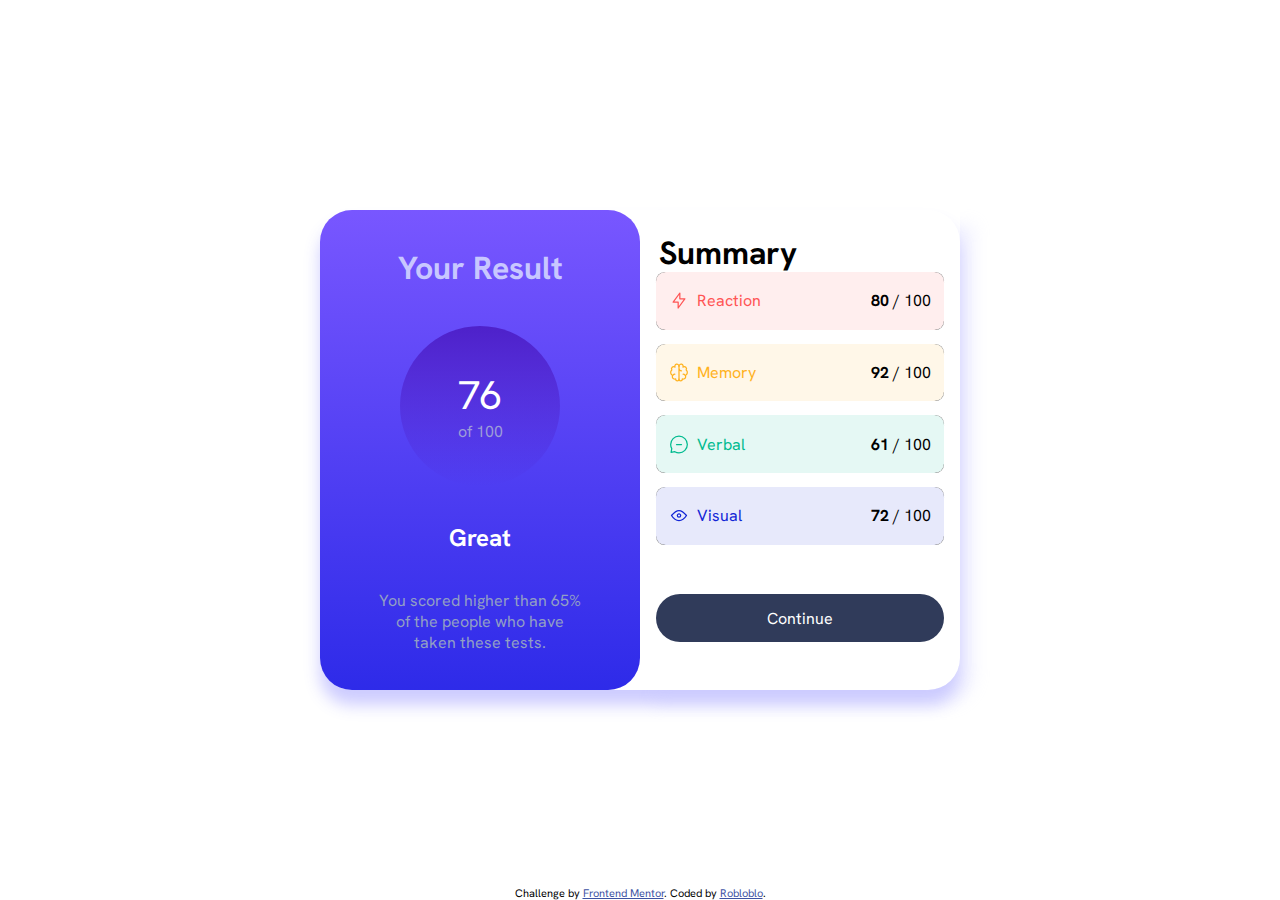
<file: Beginner/premierDefiFrontEndMentor/index.html>
<!DOCTYPE html>
<html lang="en">
<head>
  <meta charset="UTF-8">
  <meta name="viewport" content="width=device-width, initial-scale=1.0"> <!-- displays site properly based on user's device -->

  <link rel="icon" type="image/png" sizes="32x32" href="./assets/images/favicon-32x32.png">
  <link rel="stylesheet" href="style.css">

  <title>Frontend Mentor | Results summary component</title>


    
  
</head>
<body>
  <div class="principale">
  <section class="result">

    <h1>Your Result</h1>
    <div>
      <p class="score">76</p>
      <p class="hundred">of 100</p>
    </div>
  
    <h2>Great</h2>
    <p>You scored higher than 65% of the people who have taken these tests.</p>
    
  </section>


  <section class="summary">
    <div>
      <h1>Summary</h1>
    </div>
    <div>

      
      <div class="reaction">
        <div>
          <img src="assets/images/icon-reaction.svg" alt="">
          <span>Reaction</span>
        </div>
        <div>
          <span><b>80</b> / 100</span>
        </div>
        
      </div>

      <div class="memory">
        <div>
          <img src="assets/images/icon-memory.svg" alt="">
          <span>Memory</span>
        </div>
        <div>
          <span><b>92</b> / 100</span>
        </div>
          
        
      </div>

      <div class="verbal">
        <div>
          <img src="assets/images/icon-verbal.svg" alt="">
          <span>Verbal</span>
        </div>
        <div>
          <span><b> 61 </b>/ 100</span>
        </div>
        
        
      </div>

      <div class="visual">
        
        <div>
          <img src="assets/images/icon-visual.svg" alt="">
          <span>Visual</span>
        </div>
        <div>
          <span><b>72</b> / 100</span>
        </div>
        
      </div>
    </div>
    


    <div>
      <div class="contenair_continue">
        <p class="continue">Continue</p>
      </div>
    </div>
    
    

    

    

    

    
  </section>
  </div>
  
 
  
  
  
  <div class="attribution">
    Challenge by <a href="https://www.frontendmentor.io?ref=challenge" target="_blank">Frontend Mentor</a>. 
    Coded by <a href="https://github.com/Robloblo/FrontEnd_Mentor/tree/main/Beginner/premierDefiFrontEndMentor">Robloblo</a>.
  </div>
</body>
</html>
</file>
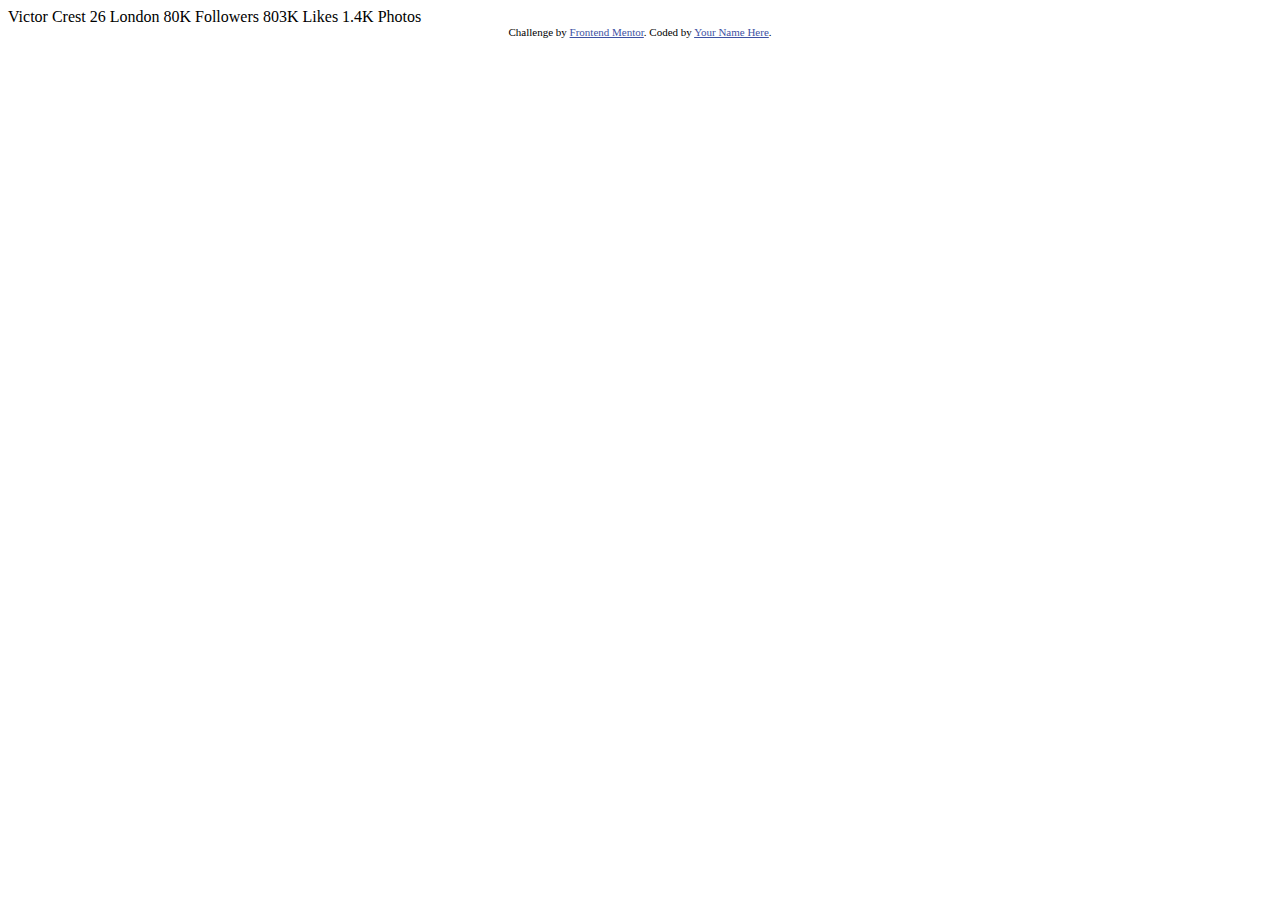
<file: Beginner/ProfileCardComponent/index.html>
<!DOCTYPE html>
<html lang="en">
<head>
  <meta charset="UTF-8">
  <meta name="viewport" content="width=device-width, initial-scale=1.0"> <!-- displays site properly based on user's device -->

  <link rel="icon" type="image/png" sizes="32x32" href="./images/favicon-32x32.png">
  
  <title>Frontend Mentor | Profile card component</title>

  <!-- Feel free to remove these styles or customise in your own stylesheet 👍 -->
  <style>
    .attribution { font-size: 11px; text-align: center; }
    .attribution a { color: hsl(228, 45%, 44%); }
  </style>
</head>
<body>
  Victor Crest
  26
  London

  80K
  Followers

  803K
  Likes

  1.4K
  Photos
  <div class="attribution">
    Challenge by <a href="https://www.frontendmentor.io?ref=challenge" target="_blank">Frontend Mentor</a>. 
    Coded by <a href="#">Your Name Here</a>.
  </div>
</body>
</html>
</file>
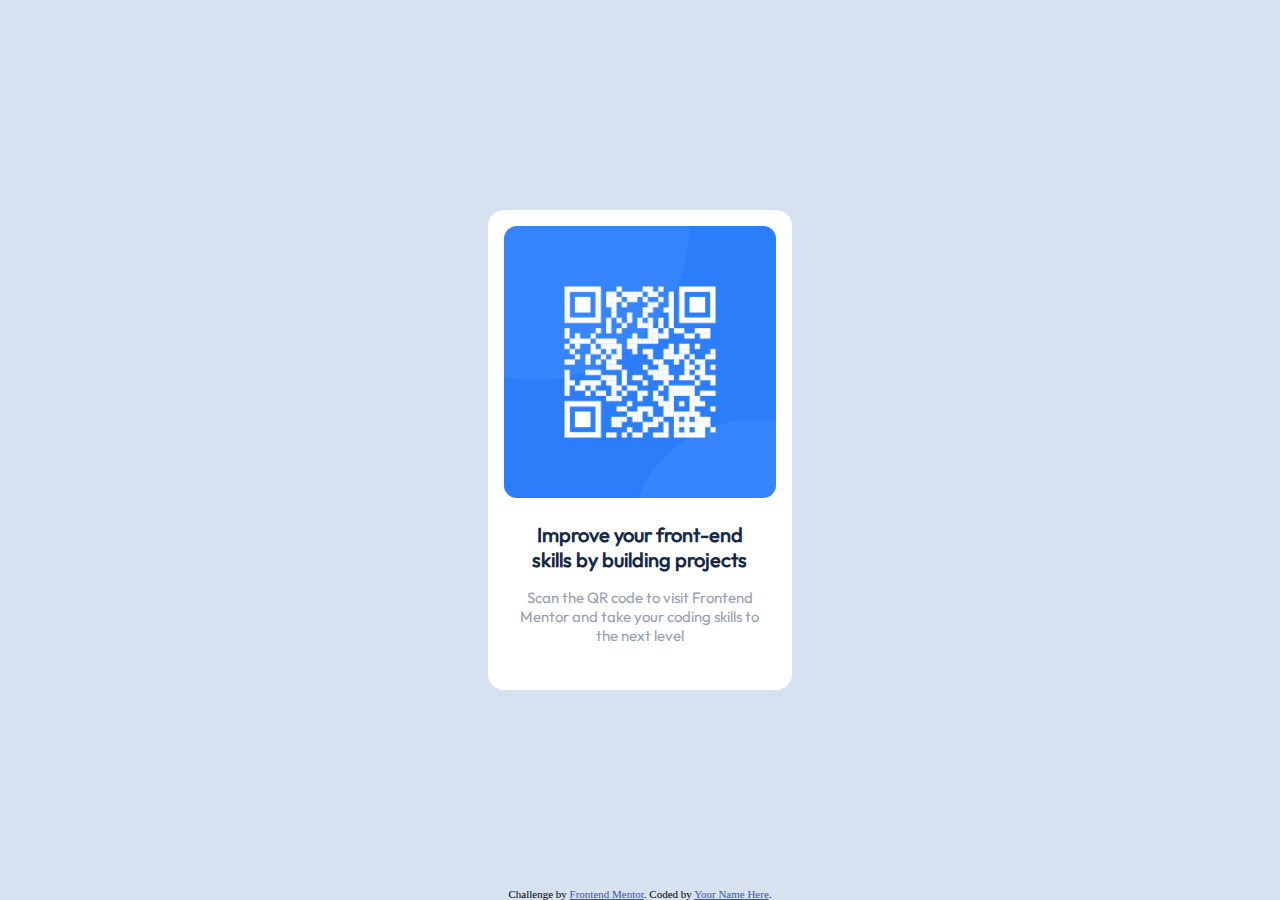
<file: Beginner/Qr_code/index.html>
<!DOCTYPE html>
<html lang="en">
<head>
  <meta charset="UTF-8">
  <meta name="viewport" content="width=device-width, initial-scale=1.0"> <!-- displays site properly based on user's device -->

  <link rel="icon" type="image/png" sizes="32x32" href="./images/favicon-32x32.png">
  <link rel="stylesheet" href="style.css">

  <title>Frontend Mentor | QR code component</title>

  <!-- Feel free to remove these styles or customise in your own stylesheet 👍 -->
  
</head>
<body>
<main>
  <section class="partie_haut">
    <img src="images/image-qr-code.png" alt="">
  </section>
  <section class="partie_bas">
    <h1>Improve your front-end skills by building projects</h1>
    <p>Scan the QR code to visit Frontend Mentor and take your coding skills to the next level</p>
  </section>
  

  
  
</main>
<footer>
  <div class="attribution">
    Challenge by <a href="https://www.frontendmentor.io?ref=challenge" target="_blank">Frontend Mentor</a>. 
    Coded by <a href="#">Your Name Here</a>.
  </div>
</footer>
  
</body>
</html>
</file>
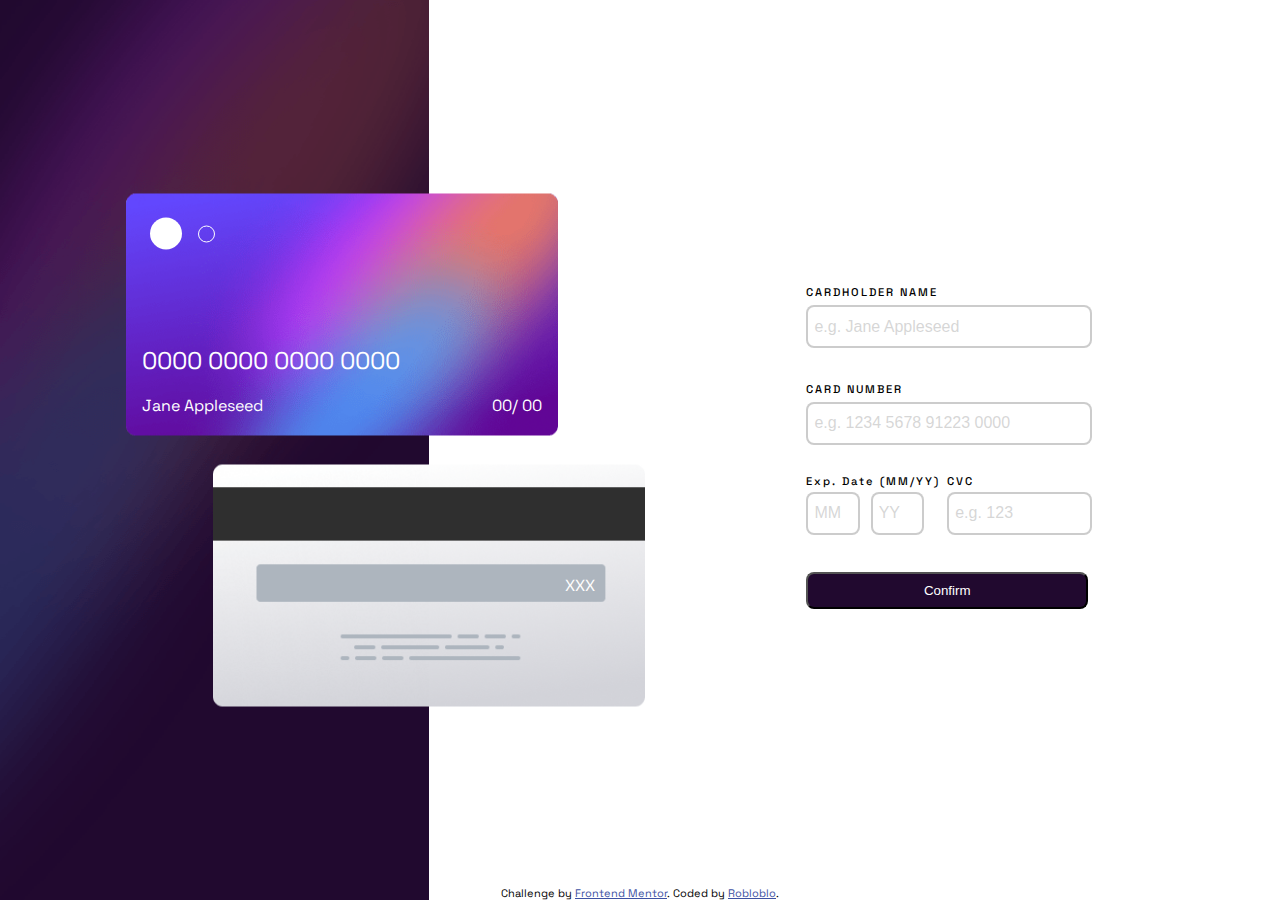
<file: Junior/PremierProjetJunior/index.html>
<!DOCTYPE html>
<html lang="en">
<head>
  <meta charset="UTF-8">
  <meta name="viewport" content="width=device-width, initial-scale=1.0"> <!-- displays site properly based on user's device -->

  <link rel="icon" type="image/png" sizes="32x32" href="./images/favicon-32x32.png">
  <link rel="stylesheet" href="style.css">

  <title>Frontend Mentor | Interactive card details form</title>

  <!-- Feel free to remove these styles or customise in your own stylesheet 👍 -->
  
</head>
<body>
  <main>
    <div class="left-part">
      <img src="images/bg-main-desktop.png" alt="" class="background">
    </div>
  
    <div class="right-part">
      <div class="visible">

        <div class="containeur-card">

          <div class="containeur-card-front">
            <div class="grosRond"></div>
            <div class="petitRond"></div>
            <img src="images/bg-card-front.png" alt="" class="card-front">
            <div class="texte-card-front">
              
              <div class="card-front-num">
                <p>0000 0000 0000 0000</p>
              </div>
              <div class="card-front-info">
                <p>Jane Appleseed</p>
                <p><span class="mois">00</span>/ <span class="annee">00</span> </p>
              </div>

            </div>
           
          </div>

          <div class="containeur-card-back">
            <img src="images/bg-card-back.png" alt="" class="card-back">
            <div class="texte-card-back">
              <p>XXX</p>
            </div>
          </div>

        </div>


        <div class="formulaire">
          <form method="get" action="">
            <div class="form-name">
              <label for="name">CARDHOLDER NAME</label>
              <input type="text" name="name" id="name" class="" placeholder="e.g. Jane Appleseed" maxlength="16" required>
              <span class="message-cacher-name">Veuillez entrez un nom</span>
            </div>

            <div class="form-num">
              <label for="numero">CARD NUMBER</label>
              <input type="text" name="numero" id="numero" class="" placeholder="e.g. 1234 5678 91223 0000" pattern="[0-9]*" title="Veuillez rentrer uniquement des chiffres" maxlength="16" minlength="16" required >
              <span class="message-cacher-num">Veuillez entrez une suite de 16 chiffres</span>
            </div>

            <div class="form-date">
              <div>
                <label for="date">Exp. Date (MM/YY)</label>
                <div class="input-mois">
                  <label for="mois"></label>
                  <input type="text" name="mois" id="mois" class="" placeholder="MM" pattern="[0-9]*" title="Veuillez rentrer uniquement des chiffres" maxlength="2" minlength="2" required>
                  <span class="message-cacher-mois">Veuillez entrez un mois</span>
                </div>
                <div class="input-annee">
                  <label for="annee"></label>
                  <input type="text" name="annee" id="annee"  class="" placeholder="YY"  pattern="[0-9]*" title="Veuillez rentrer uniquement des chiffres" maxlength="2" minlength="2" required>
                  <span class="message-cacher-annee">Veuillez entrez une annee</span>
                </div>
              </div>
              <div>
                <label for="numero">CVC</label>
                <div class="num-secret">
                  <label for="code-secret"></label>
                  <input type="text" name="code-secret" id="code-secret"  class="" pattern="[0-9]*" title="Veuillez rentrer uniquement des chiffres" placeholder="e.g. 123" maxlength="3" minlength="3" required>
                  <span class="message-cacher-codesecret">Veuillez entrez un code de 3 chiffres</span>
                </div>
              </div>
              

            </div>
            
        
            <button class="boutton-form" type="submit">Confirm</button>
        </form>
        
        </div>
        
      </div>
      <div class="cacher">
        <!-- Completed state start -->
        <div class="rond"><img src="images/icon-complete.svg" alt=""></div>
        <h2>Thank you!</h2>
        <p>We've added your card details</p>
        <button>Continue</button>
        
        
      </div>

    </div>
  </main>
  
  

  
  
  <div class="attribution">
    Challenge by <a href="https://www.frontendmentor.io?ref=challenge" target="_blank">Frontend Mentor</a>. 
    Coded by <a href="https://github.com/Robloblo/FrontEnd_Mentor/tree/main/Junior/PremierProjetJunior">Robloblo</a>.
  </div>
  <script src="app.js"></script>
</body>
</html>
</file>
<file: Beginner/premierDefiFrontEndMentor/style.css>
.attribution a { color: hsl(228, 45%, 44%); }
.attribution{
    font-size: 11px;
    text-align: center;
    position: absolute;
    bottom: 0;
    left:50%;
    transform: translateX(-50%);
}
@font-face {
    font-family: "Hanken";
    src: url(./assets/fonts/HankenGrotesk-VariableFont_wght.ttf);
}


/*Cette partie est pour la partie résultats*/
body{
    width:100vw;
    height: 100vh;
    display: flex;
    flex-wrap: wrap;
    font-family: Hanken;
}
.principale{
    width:40em;
    height: 30em;
    position: relative;
    left:50%;
    top:50%;
    transform: translate(-50%,-50%);
    display: flex;
    background-color: rgba(255, 255, 255,1);
    border-radius: 2em ;
    box-shadow: 0 .9em 1em hsla(241, 100%, 89%, 0.918);
}

*{
    margin: 0;
    padding: 0;
}

.principale > section {
    width:50%;
    height: 100%;
}
.result{
    display: flex;
    flex-direction: column;
    justify-content: space-evenly;
    align-items: center;
    background: linear-gradient( hsl(252,100%,67%), hsl(241,81%,54%));
    border-radius: 2em;
    
}
.result h1{
    color: hsl(241, 100%, 89%);
}
.result h2{
    color: white;
}
.result > p {
    width: 65%;
    text-align: justify;
    text-align: center ;
    color:hsl(224, 30%, 67%);
    font-family: Hanken;
}

.result > div{
    background: linear-gradient( hsla(256, 72%, 46%, 1), hsla(241, 72%, 46%, 0));
    border-radius: 100%;
    aspect-ratio: 1 / 1;
    width:50%;
    
    display: flex;
    flex-direction: column;
    justify-content: center;
    align-items: center;
}
.score{
    color: white;
    font-size:2.5em;
}
.hundred{
    color: hsl(241, 43%, 73%);
    font-size: 1em;
}



.summary{
    height: 100%;
    border-bottom-right-radius: 2em;
    box-shadow: .9em .9em 1em hsla(241, 100%, 89%, 0.199);
}

.summary > div:nth-child(1){
    height:10%;
}
.summary > div:nth-child(2){
    width: 100%;
    height: 60%;
    display: flex;
    flex-direction: column;
    align-items: center;
    justify-content: space-evenly;

}
.summary > div:nth-child(2) > div{
    
    margin-top: .8em;
   
    height: 20%;
    width:90%;
    display: flex;
    
    align-items: center;
    
}
.summary div h1 {
    margin:.6em;
    margin-top: 0;
    margin-bottom: 0;
    padding-top: .7em ;
}

.reaction{
    background-color: hsla(0, 100%, 67%, 0.100);
    color: #F55;
    
    display: flex;
    justify-content: space-between;
}
.summary > div > div >div{
    display: flex;
    
    width:100%;
    margin-left: .8em;
    margin-right: .8em;
    right: 0;
    
}
.summary > div > div > div:nth-child(1) span {
    margin-left: .5em;
    
}
.summary > div >div> div:nth-child(2) {
   color:black;
   display: flex;
   justify-content: flex-end;
   
}

.memory{
    background-color: hsla(39, 100%, 56%, 0.100);
    color: #FFB21E;
    
}
.verbal{
    background-color: hsla(166, 100%, 37% ,0.100);
    color: #00BB8F;
}
.visual{
    
    color: #1125D6;
    

    
    background-color: hsla(234, 85%, 45%, 0.100);
}


.summary > div:nth-child(2) > div{
    border-radius: .6em;
    box-shadow:
    -1px -1px 0 -1px rgb(133, 133, 133),
     1px -1px 0 -1px rgb(133, 133, 133),
    -1px  1px 0 -1px rgb(133, 133, 133),
     1px  1px 0 -1px rgb(133, 133, 133);
}
.summary > div:nth-child(3){
    height:30%;
    
    
    border-radius: 2em;
    display: flex;
    justify-content: center;
    align-items: center;
}
.contenair_continue{
    
    
    background-color: hsl(224, 30%, 27%);
    margin-left: 1em;
    margin-right: 1em;
    height: 3em;
    width: 90%;
    display: flex;
    justify-content: center;
    align-items: center;
    border-radius: 2em;
}
.continue{
    color: white;
    
}
.contenair_continue:hover{
    background: linear-gradient( hsl(252,100%,67%), hsl(241,81%,54%));
    cursor:grab;
}


@media screen and (max-width: 550px) {
    body{
        
        width:100%;
        height:100vh;
        
    }
    .principale{
        flex-direction: column;
        transform: translate(0,0);
        height: 100vh;
        left:0;
        top:0;
        border-radius: 0;
        box-shadow: none;
    }
    .principale > section {
        width:100%;
        border-radius:0;
        border-bottom-left-radius: 2em;
        border-bottom-right-radius: 2em;
    }
    
}
</file>
<file: Beginner/Qr_code/style.css>
.attribution { font-size: 11px; text-align: center; }
.attribution a { color: hsl(228, 45%, 44%); }

@font-face {
    font-family: maFont;
    src: url(Fonts/Outfit-Regular.ttf);
}

body{
    display: flex;
    justify-content: center;
    align-items: center;
    width:100vw;
    height: 100vh;
    background-color: hsl(212, 45%, 89%);
    margin: 0;
    overflow: hidden;
}
main{
    width:17em;
    height:28em;
    border-radius: 1em;
    background-color: #fff;
    padding: 1em;
}

.partie_haut{
    width:100%;
    border-radius: .8em;
    
    
}
.partie_haut > img{
    width: 100%;
    border-radius: .8em;
}

.partie_bas{
    display: flex;
    justify-content: center;
    align-items: center;
    flex-direction: column;
    text-align: center;
    width:100%;
    
}

h1{
    font-size: 20px;
    width:90%;
    margin-top:1em;
    margin-bottom: .8em;
    padding: 0;
    font-family: maFont;
    font-weight: 700;
    color: hsl(217, 51%, 18%);
}
p{
    margin: 0;
    font-size: 15px;
    font-family: maFont;
    color: hsl(211, 12%, 63%);
    width:90%;
    font-weight: 400;
}


footer{
    position: absolute;
    bottom: 0;
}
</file>
<file: Junior/PremierProjetJunior/style.css>
@font-face {
    font-family: test;
    src: url(fonts/SpaceGrotesk-Regular.ttf);
}

@font-face {
    font-family: test1;
    src: url(fonts/SpaceGrotesk-Bold.ttf);
}
@font-face {
    font-family: test2;
    src: url(fonts/SpaceGrotesk-Light.ttf);
}
@font-face {
    font-family: test3;
    src: url(fonts/SpaceGrotesk-Medium.ttf);
}
@font-face {
    font-family: test4;
    src: url(fonts/SpaceGrotesk-VariableFont_wght.ttf);
}


.attribution { 
    width:80vw;
    font-size: 11px;
    text-align: center;
    position:absolute; 
    bottom:0px;
    left:50%;
    transform: translateX(-50%);
}
.attribution a { color: hsl(228, 45%, 44%); }
*{margin: 0; padding: 0;}

body{
    overflow: hidden;
    font-family: test;
}

main{
    width:100vw;
    height:100vh;
    display: flex;
}


.left-part{
    width:33.5vw;
    height: 100vh;
}
.right-part{
    width:66.5vw;
    height:100vh;
}
.background{
    width:inherit;
    height: inherit;
}

.card-front, .card-back{
    
    width:27em;
    height:100%;
}

.containeur-card{
    
    height: 60vh;
    position: absolute;
    top:50%;
    transform: translate(-50%,-50%);
    display: flex;
    flex-direction: column;
    align-items:center;
    justify-content: center;
   

}



.containeur-card-front{
    position: relative;
    right:20%;
    transform: translateY(-6%);
    
}

.containeur-card-back{
    
    position: relative;
    transform: translateY(6%);
}


.texte-card-front{
    position: absolute;
    height: 45%;
    width:100%;
    left:0%;
    top:55%;
    color: rgb(255, 255, 255);
    
    display: flex;
    flex-direction: column;
    justify-content: space-evenly;
    
    
}

.texte-card-back{
    color: white;
    position: absolute;
    left: 85%;
    top:50%;
    transform: translate(-50%,-50%);
}


.card-front-info {
    display: flex;
    justify-content: space-between;
    align-items: center;
    margin-left: 1rem;
    margin-right: 1rem;
}
.card-front-num{
    font-size: 1.5em;
    margin-left: 1rem;
    margin-right: 1rem;

}












.grosRond{
    position: absolute;
    width:2em;
    height:2em;
    background-color: white;
    border-radius: 100%;
    transform: translate(1.5em,1.5em);
}

.petitRond{
    position: absolute;
    width:.9em;
    height:.9em;
    border: solid thin white;
    border-radius: 100%;
    transform: translate(4.5em,2em);
}



.cacher{
    display: none;
}


.formulaire{
    position: absolute;
    top:50%;
    right:0;
    margin-right: 15%;
    transform: translate(0,-60%);
    max-width:22vmax;
    height:45%;
    display: flex;
    justify-content: space-evenly;
    flex-direction: column;
    
    animation: apparition 0.7s ease-out;
}
@keyframes apparition {
    from{
        opacity: 0;
        transform: translateY(-100%);
    }
    to{
        opacity:1;
        transform: translateY(-60%);
    }
}

.formulaire form {
    height:70%;
    display: flex;
    flex-direction: column;
    justify-content: space-around;
}
.formulaire > form  div > input{
    height: 2.4em;
    border-radius: .5em;
    border: 2px rgba(187, 187, 187, 0.747) solid;
    
}
.formulaire > form  div > input::placeholder{
    color:rgba(187, 187, 187, 0.603);
    padding-left: 6px;
}




.formulaire form label{
    font-family: test3;
    letter-spacing: 2px;
    font-weight: 500;
    font-size: .7em;
    width: 100%;
    position: relative;
    bottom: 4px;
}


.form-date{display: flex;justify-content: center;}
.form-date > div{
    width: 50%;
    display: flex;
    flex-wrap: wrap;
}
.form-date > div > div {
    width:45%;
    font-size:1em;
}
.form-date > div:nth-child(2) > div {
    width:100%;
    font-size:1em;
}
.form-date > div:nth-child(1) > div{
    width:35%;
    font-size:1em;
    margin-right: 15px;
}
.form-date > div input {
    width:100%;
    font-size:1em;
}
.form-name > input, .form-num > input {
    width:100%;
    height:40%;
    font-size:1em;
    
}

.boutton-form{
    position: absolute;
    width: 100%;
    top:90%;
    height:2.8em;
    border-radius: .6em;
    background-color: hsl(278, 68%, 11%);
    color: white;
}
button:active{
    
    background-color: hsl(278, 65%, 21%);
    box-shadow: inset 4px 4px 0.5em rgba(255, 255, 255, 0.307);
    color: white;
    transform: translate(0%,2%);
}
.formulaire input:invalid {
   
}

.message-cacher-num{
    display: none;
    color: red;
    font-size: 70% ;
}
.message-cacher-name{
    display: none;
    color: red;
    font-size: 70% ;
}

.message-cacher-mois{
    display: none;
    color: red;
    font-size: 60% ;
}
.message-cacher-annee{
    display: none;
    color: red;
    font-size: 58% ;
}
.message-cacher-codesecret{
    display: none;
    color: red;
    font-size: 70% ;
}

.partiDeux{
    display: flex;
    flex-direction: column;
    justify-content: space-between;
    align-items: center;
    position: absolute;
    top:50%;
    transform: translateY(-50%);
    right:0;
    min-width:20vmax;
    min-height: 15vmax;
    margin-right: 10%;
}
.partiDeux > *{
    margin-top: 10px;
}


.rond{
    position: relative;
    top: 0%;
    
    
    width:70px;
    height:70px;
    border-radius: 100%;
    background: linear-gradient(hsl(249, 99%, 64%) to hsl(278, 94%, 30%));
}
.rond img{
    width: inherit;
}

.partiDeux > button{
    position: relative;
    bottom:0;
    width: 100%;
    height: 3em;
    background-color: hsl(278, 68%, 11%);
    color: white;
    border-radius: .8em;
}
.partiDeux > button:active{
    background-color: hsl(278, 65%, 21%);
    box-shadow: inset 4px 4px 0.5em rgba(255, 255, 255, 0.307);
    color: white;
    transform: translate(0%,2%);
}
@media screen and (max-width: 1200px) {
    .card-front, .card-back{
    
        width:22em;
        height:100%;
    }
    .formulaire{
        max-width:28vmax;
        margin-right: 10%;
    }
}
@media screen and (max-width: 850px) {
    .card-front, .card-back{
    
        width:17em;
        height:100%;
        
    }
    .card-front-num p{
        font-size: 90%;
    }
    .form-date > div:nth-child(1) > label{
        font-size: 80%;
    }
    .formulaire{
        max-width:32vmax;
        margin-right: 5%;
    }
}

@media screen and (max-width: 700px) {
    main{
        flex-direction: column;
    }

    .left-part{
        position: relative;
        width: 100vw;
        height:35vh;
    }
    .right-part{
        position: relative;
        width: 100vw;
        height:65vh;
    }
    .visible{
        
        flex-direction: column;
        
    }
    .formulaire{
        position:none   ;
        top:50%;
        left:50%;
        transform: translate(-50%,-50%);
        margin:0 ;
        max-width: none;
        width:90%;
        height:70%;
        
        
        display: flex;
        justify-content: space-around;
        flex-direction: column;
      
        
        
        
    }
    .formulaire form {
        margin-top: 2%;
        height:60%;
        display: flex;
        flex-direction: column;
        justify-content: space-evenly;
        font-size: 90%;
    }
    @keyframes apparition {
        from{
            opacity: 0;
            transform: translate(-50%,-100%);
        }
        to{
            opacity:1;
            transform: translateY(-50%,-60%);
        }
    }

    .card-front, .card-back{
    
        width:70vmin;
        height:100%;
    }
    
    .containeur-card{
        
        height: 100%;
        width:100%;
        position: absolute;
        top:0%;
        transform: translate(0%,-100%);
        display: flex;
        flex-direction: column;
        align-items:center;
        justify-content: center;
       
    
    }
    
    
    
    .containeur-card-front{
        position: absolute;
        transform: translate(40%,55%);
        right:50%;
        top:50%;
        
    }
    
    .containeur-card-back{
        position: absolute;
        transform: translate(-40%,0%);
        left:50%;
        top:50%;
       
        z-index: -1;
    }
    .texte-card-front{
        font-size: .8em;
    }
    .partiDeux{
        display: flex;
        flex-direction: column;
        justify-content: space-between;
        align-items: center;
        position: absolute;
        top:60%;
        transform: translate(-50%,-50%);
        left:50%;
        min-width:80vw;
        min-height: 15vh;
        margin:0;
    }

    
}
@media screen and (max-width: 550px) {
    .card-front, .card-back{
    
        width:75vw;
        height:100%;
    }
}
@media screen and (max-height: 570px){
    .formulaire{
        position:none   ;
        top:50%;
        left:50%;
        transform: translate(-50%,-50%);
        margin:0 ;
        max-width: none;
        width:90%;
        height:80%;
        
        
        display: flex;
        justify-content: space-between;
        flex-direction: column;
        
    }
    .formulaire form {
        margin-top: 2%;
        height:80%;
        display: flex;
        flex-direction: column;
        justify-content: space-evenly;
        font-size: 90%;
    }
    .attribution{
        font-size: 50%;
        width: 95%;
    }

    
}
</file>
